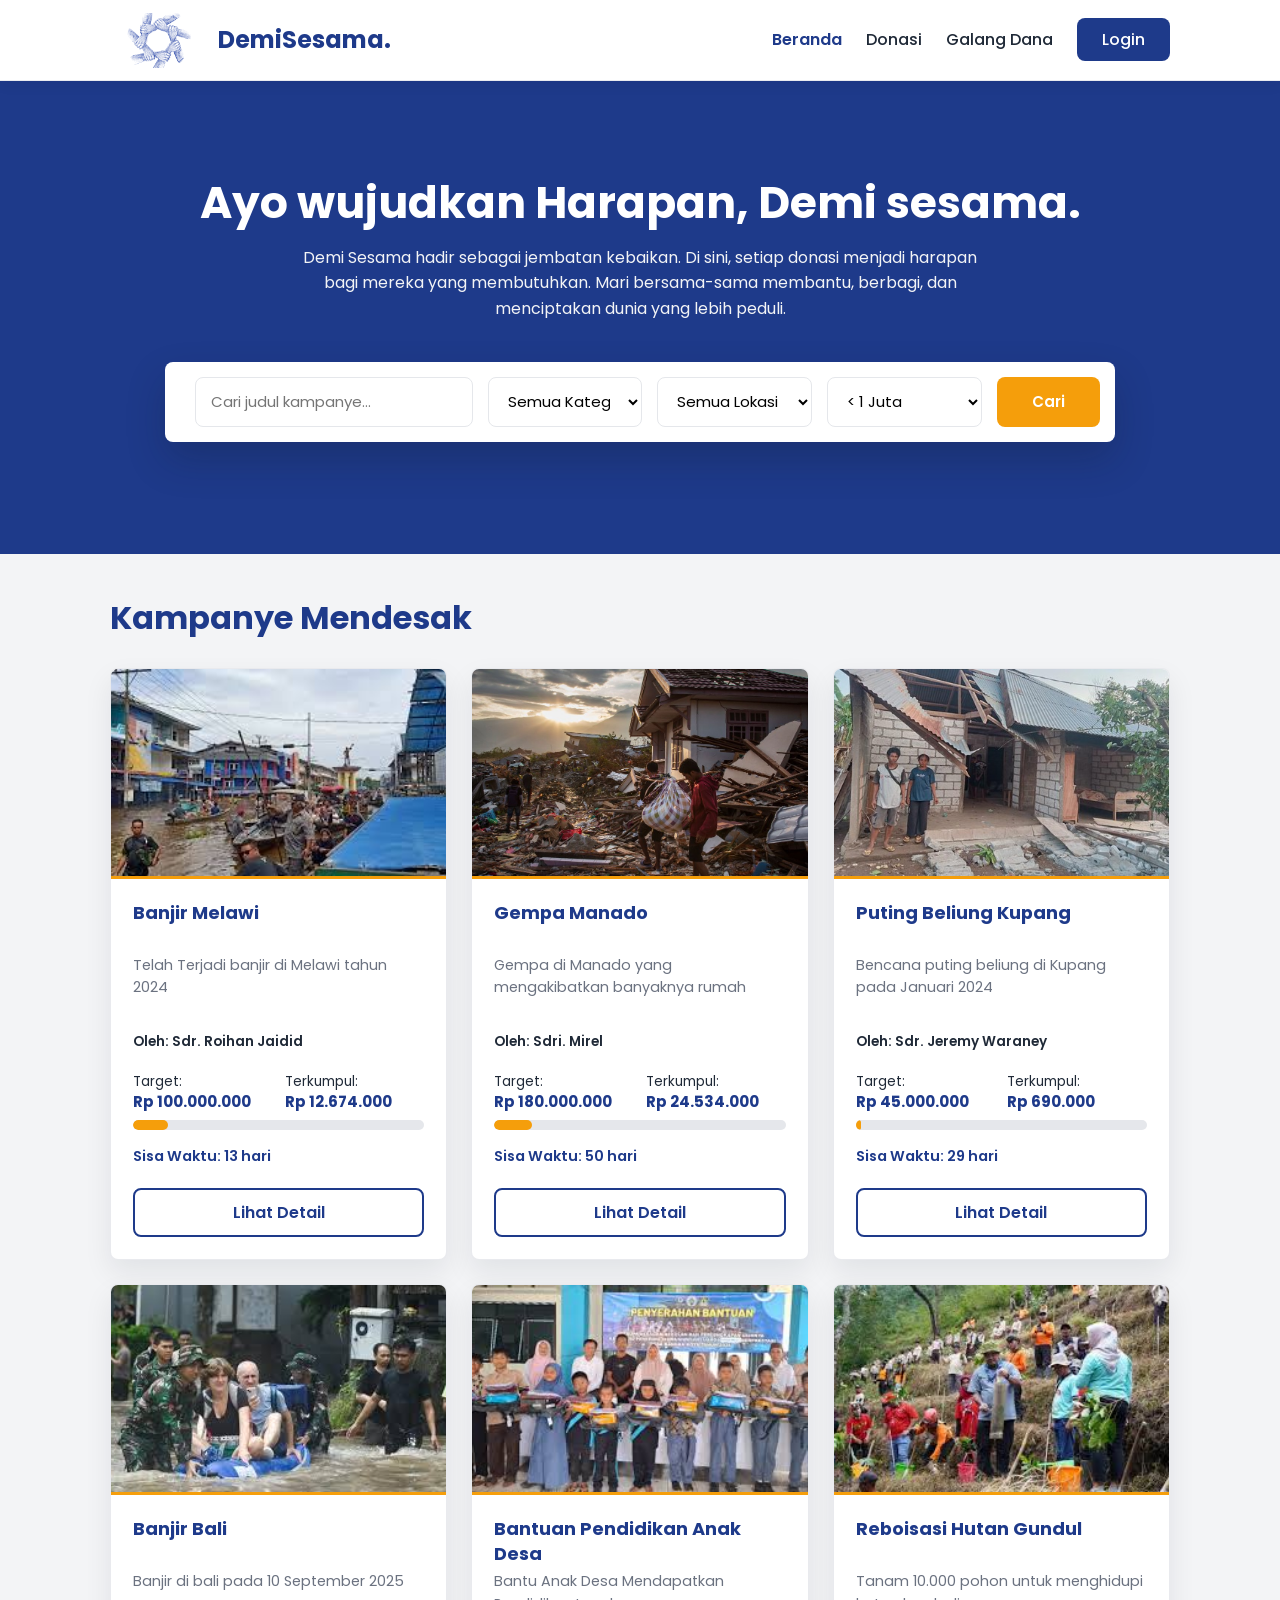
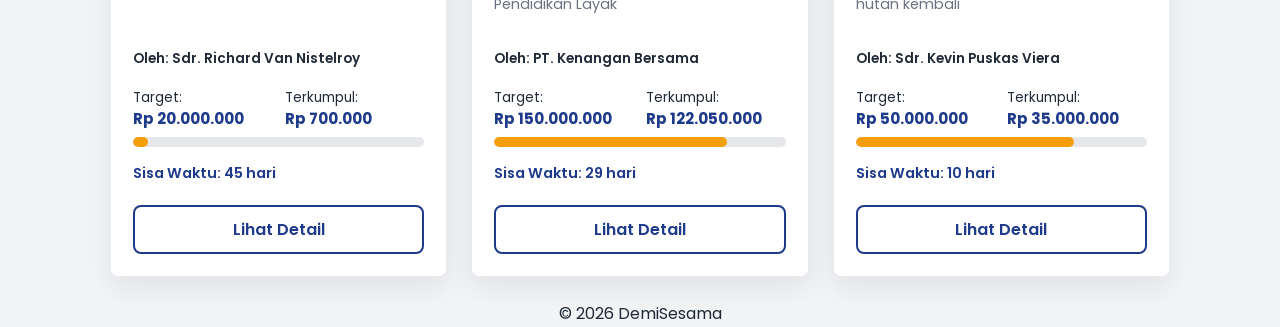
<file: index.html>
<!DOCTYPE html>
<html lang="id">
<head>
    <meta charset="UTF-8">
    <meta name="viewport" content="width=device-width, initial-scale=1.0">
    <title>DemiSesama</title>
    <!-- fav icon -->
    <link rel="icon" type="image/png" href="Asset/tangan2 tnpa bg.png">
    <link rel="stylesheet" href="CSS/home.css">
    <link rel="stylesheet" href="CSS/global.css">
    <link rel="preconnect" href="https://fonts.googleapis.com">
    <link rel="preconnect" href="https://fonts.gstatic.com" crossorigin>
    <link href="https://fonts.googleapis.com/css2?family=Poppins:wght@300;400;500;600;700&display=swap" rel="stylesheet">
</head>
<body>
    <header>
        <div class="container nav-wrapper">
            <div class="logo">
                <img src="Asset/tangan2 tnpa bg.png" alt="logo website" class="logo-website">
                <span>DemiSesama.</span>
            </div>
            <nav>
                <ul>
                    <li><a href="index.html" class="active">Beranda</a></li>
                    <li><a href="index.html#kampanye">Donasi</a></li>
                    <li><a href="galang-dana.html">Galang Dana</a></li>
                    <li><a href="login.html" class="btn-login">Login</a></li>
                </ul>
            </nav>
        </div>
    </header>

    <main>
        <section class="tampilan-utama">
            <div class="hero-overlay"></div>
            <div class="container text-center hero-content">
                <h1>Ayo wujudkan Harapan, Demi sesama.</h1>
                <p class="hero-desc">Demi Sesama hadir sebagai jembatan kebaikan. Di sini, setiap donasi menjadi harapan bagi mereka yang membutuhkan. Mari bersama-sama membantu, berbagi, dan menciptakan dunia yang lebih peduli.</p>

                <div class="search-bar">
                    <form>
                        <i class="fas fa-search"></i>
                        <input type="text" placeholder="Cari judul kampanye...">

                        <select name="Kategori" id="Kategori">
                            <option value="">Semua Kategori</option>
                            <option value="kesehatan">Kesehatan</option>
                            <option value="pendidikan">Pendidikan</option>
                            <option value="bencana_alam">Bencana Alam</option>
                            <option value="sosial">Kehidupan Sosial</option>
                            <option value="pembangunan">Pembangunan</option>
                            <option value="lingkungan">Lingkungan</option>
                        </select>

                        <select name="lokasi" id="lokasi">
                            <option value="">Semua Lokasi</option>
                            <option value="sumatera">Sumatera</option>
                            <option value="jawa">Jawa</option>
                            <option value="kalimantan">Kalimantan</option>
                            <option value="sulawesi">Sulawesi</option>
                            <option value="bali">Bali</option>
                            <option value="maluku">Maluku</option>
                            <option value="papua">Papua</option>
                            <option value="ntt">NTT</option>
                        </select>

                        <select name="range" id="range">
                            <option value="0-1000000">&lt; 1 Juta</option>
                            <option value="1000000-5000000">1 - 5 Juta</option>
                            <option value="5000000-10000000">5 - 10 Juta</option>
                            <option value="10000000+">&gt; 10 Juta</option>
                        </select>

                        <button type="button" class="btn-search">Cari</button>
                    </form>
                </div>
            </div>    
        </section>

        <section class="kampanye" id="kampanye">
            <div class="container">
                <h2 class="section-title">Kampanye Mendesak</h2>
                <div class="kampanye-grid">
                    
                    <!-- Penggalangan dana 1 -->
                    <div class="card">
                        <img src="Asset/banjir melawi.jpg" alt="Kampanye 1" class="card-img">
                        <div class="card-content">
                            <h3>Banjir Melawi</h3>
                            <p class="deskripsi">Telah Terjadi banjir di Melawi tahun 2024</p>
                            <p class="penyelenggara">Oleh: Sdr. Roihan Jaidid</p>
                            <div class="info-dana">
                                <p class="target">Target: <span>Rp 100.000.000</span></p>
                                <p class="terkumpul">Terkumpul: <span>Rp 12.674.000</span></p>
                            </div>
                            <div class="progress-bar">
                                <div class="progress" style="width: 12%;"></div> 
                            </div>
                            <p class="waktu">Sisa Waktu: 13 hari</p>
                            <a href="detail.html" class="btn-detail">Lihat Detail</a>
                        </div>
                    </div>

                    <!-- Penggalangan dana 2 -->
                    <div class="card">
                        <img src="Asset/gempa manado.jpg" alt="Kampanye 2" class="card-img">
                        <div class="card-content">
                            <h3>Gempa Manado</h3>
                            <p class="deskripsi">Gempa di Manado yang mengakibatkan banyaknya rumah</p>
                            <p class="penyelenggara">Oleh: Sdri. Mirel</p>
                            <div class="info-dana">
                                <p class="target">Target: <span>Rp 180.000.000</span></p>
                                <p class="terkumpul">Terkumpul: <span>Rp 24.534.000</span></p>
                            </div>
                            <div class="progress-bar">
                                <div class="progress" style="width: 13%;"></div> 
                            </div>
                            <p class="waktu">Sisa Waktu: 50 hari</p>
                            <a href="detail.html" class="btn-detail">Lihat Detail</a>
                        </div>
                    </div>

                    <!-- Penggalangan dana 3 -->
                    <div class="card">
                        <img src="Asset/puting beliung kupang.jpeg" alt="Kampanye 3" class="card-img">
                        <div class="card-content">
                            <h3>Puting Beliung Kupang</h3>
                            <p class="deskripsi">Bencana puting beliung di Kupang pada Januari 2024</p>
                            <p class="penyelenggara">Oleh: Sdr. Jeremy Waraney</p>
                            <div class="info-dana">
                                <p class="target">Target: <span>Rp 45.000.000</span></p>
                                <p class="terkumpul">Terkumpul: <span>Rp 690.000</span></p>
                            </div>
                            <div class="progress-bar">
                                <div class="progress" style="width: 2%;"></div> 
                            </div>
                            <p class="waktu">Sisa Waktu: 29 hari</p>
                            <a href="detail.html" class="btn-detail">Lihat Detail</a>
                        </div>
                    </div>
                    <!-- Penggalangan dana 4 -->
                    <div class="card">
                        <img src="Asset/banjir bali.jpg" alt="Kampanye 4" class="card-img">
                        <div class="card-content">
                            <h3>Banjir Bali</h3>
                            <p class="deskripsi">Banjir di bali pada 10 September 2025</p>
                            <p class="penyelenggara">Oleh: Sdr. Richard Van Nistelroy</p>
                            <div class="info-dana">
                                <p class="target">Target: <span>Rp 20.000.000</span></p>
                                <p class="terkumpul">Terkumpul: <span>Rp 700.000</span></p>
                            </div>
                            <div class="progress-bar">
                                <div class="progress" style="width: 5%;"></div> 
                            </div>
                            <p class="waktu">Sisa Waktu: 45 hari</p>
                            <a href="detail.html" class="btn-detail">Lihat Detail</a>
                        </div>
                    </div>
                    <!-- Penggalangan dana 5 -->
                    <div class="card">
                        <img src="Asset/bantuan penddikan desa.jpg" alt="Kampanye 5" class="card-img">
                        <div class="card-content">
                            <h3>Bantuan Pendidikan Anak Desa</h3>
                            <p class="deskripsi">Bantu Anak Desa Mendapatkan Pendidikan Layak</p>
                            <p class="penyelenggara">Oleh: PT. Kenangan Bersama</p>
                            <div class="info-dana">
                                <p class="target">Target: <span>Rp 150.000.000</span></p>
                                <p class="terkumpul">Terkumpul: <span>Rp 122.050.000</span></p>
                            </div>
                            <div class="progress-bar">
                                <div class="progress" style="width: 80%;"></div> 
                            </div>
                            <p class="waktu">Sisa Waktu: 29 hari</p>
                            <a href="detail.html" class="btn-detail">Lihat Detail</a>
                        </div>
                    </div>
                    <!-- Penggalangan dana 6 -->
                    <div class="card">
                        <img src="Asset/reboisasi hutan.jpg" alt="Kampanye 6" class="card-img">
                        <div class="card-content">
                            <h3>Reboisasi Hutan Gundul</h3>
                            <p class="deskripsi">Tanam 10.000 pohon untuk menghidupi hutan kembali</p>
                            <p class="penyelenggara">Oleh: Sdr. Kevin Puskas Viera</p>
                            <div class="info-dana">
                                <p class="target">Target: <span>Rp 50.000.000</span></p>
                                <p class="terkumpul">Terkumpul: <span>Rp 35.000.000</span></p>
                            </div>
                            <div class="progress-bar">
                                <div class="progress" style="width: 75%;"></div> 
                            </div>
                            <p class="waktu">Sisa Waktu: 10 hari</p>
                            <a href="detail.html" class="btn-detail">Lihat Detail</a>
                        </div>
                    </div>

                </div>
            </div>
        </section>
    </main>
    
    <footer>
        <div class="container text-center">
            <p>&copy; 2026 DemiSesama</p>
        </div>
    </footer>

</body>
</html>
</file>
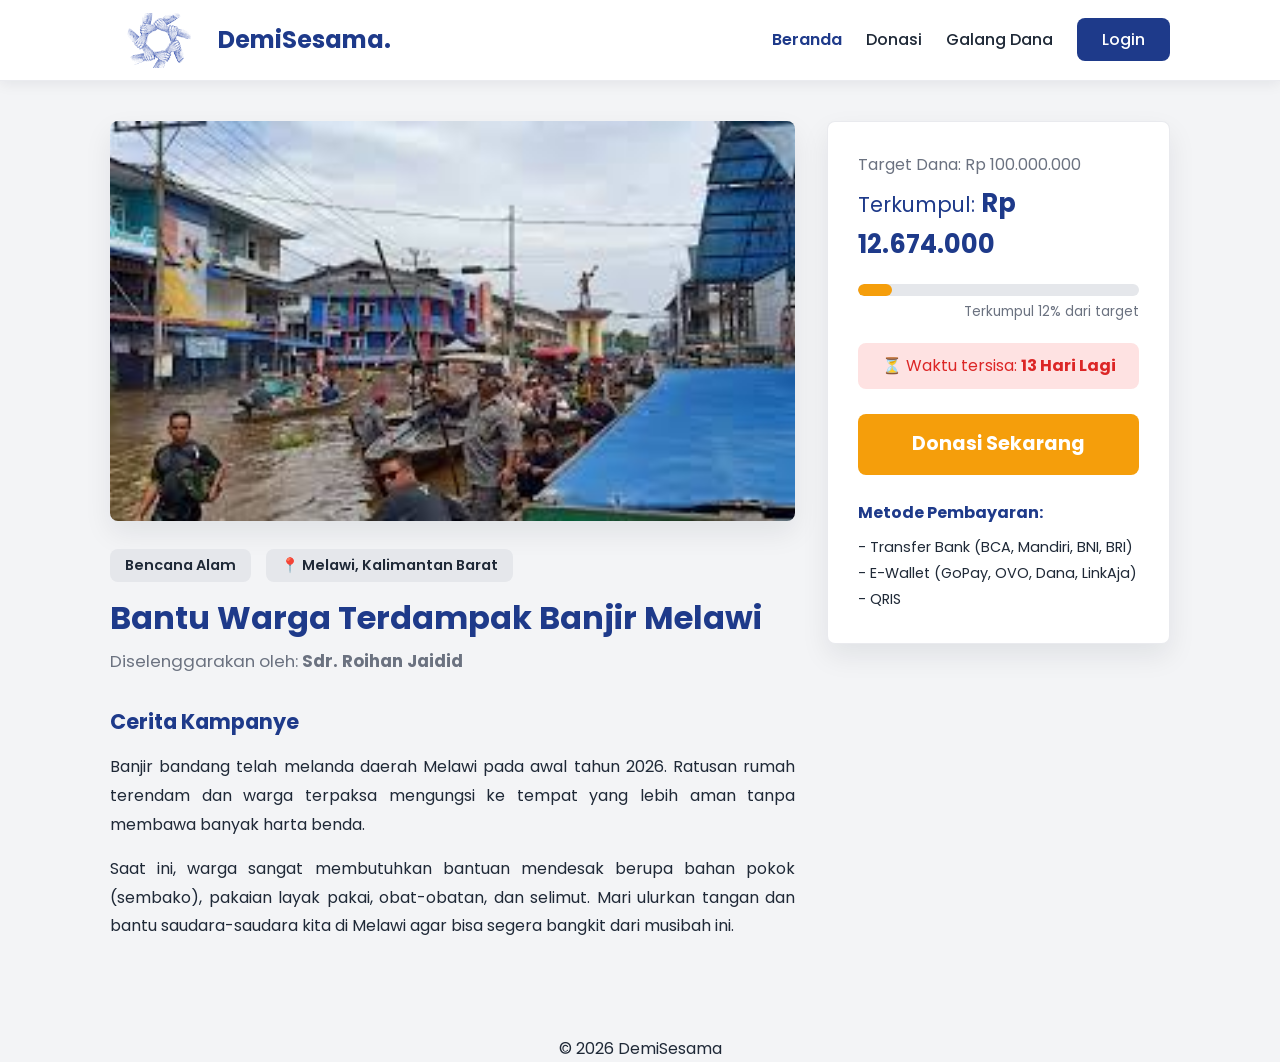
<file: detail.html>
<!DOCTYPE html>
<html lang="id">
<head>
    <meta charset="UTF-8">
    <meta name="viewport" content="width=device-width, initial-scale=1.0">
    <title>Detail Kampanye - DemiSesama</title>
    <!-- fav icon -->
    <link rel="icon" type="image/png" href="Asset/tangan2 tnpa bg.png">
    <link rel="stylesheet" href="CSS/global.css">
    <link rel="stylesheet" href="CSS/styledetail.css">
    <link href="https://fonts.googleapis.com/css2?family=Poppins:wght@300;400;500;600;700&display=swap" rel="stylesheet">
</head>
<body>
    <header>
        <div class="container nav-wrapper">
            <div class="logo">
                <img src="Asset/tangan2 tnpa bg.png" alt="logo website" class="logo-website">
                <span>DemiSesama.</span>
            </div>
            <nav>
                <ul>
                    <li><a href="index.html" class="active">Beranda</a></li>
                    <li><a href="index.html#kampanye">Donasi</a></li>
                    <li><a href="galang-dana.html">Galang Dana</a></li>
                    <li><a href="login.html" class="btn-login">Login</a></li>
                </ul>
            </nav>
        </div>
    </header>

    <main class="halaman-detail">
        <div class="container">
            <div class="detail-kampanye">
                <div class="konten-utama">
                    <img src="Asset/banjir melawi.jpg" alt="Banjir Melawi" class="detail-image">
                    
                    <div class="detail-kategori-lokasi">
                        <span class="badge-kategori">Bencana Alam</span>
                        <span class="badge-lokasi">📍 Melawi, Kalimantan Barat</span>
                    </div>
                    <h2 class="judul-detail">Bantu Warga Terdampak Banjir Melawi</h2>
                    <p class="penyelenggara-detail">Diselenggarakan oleh: <strong>Sdr. Roihan Jaidid</strong></p>
                    
                    <div class="deskripsi-kampanye">
                        <h3>Cerita Kampanye</h3>
                        <p>Banjir bandang telah melanda daerah Melawi pada awal tahun 2026. Ratusan rumah terendam dan warga terpaksa mengungsi ke tempat yang lebih aman tanpa membawa banyak harta benda.</p>
                        <p>Saat ini, warga sangat membutuhkan bantuan mendesak berupa bahan pokok (sembako), pakaian layak pakai, obat-obatan, dan selimut. Mari ulurkan tangan dan bantu saudara-saudara kita di Melawi agar bisa segera bangkit dari musibah ini.</p>
                    </div>
                </div>
                <div class="konten-samping">
                    <div class="box-donasi">
                        <p class="teks-target">Target Dana: <span>Rp 100.000.000</span></p>
                        <p class="teks-terkumpul">Terkumpul: <strong>Rp 12.674.000</strong></p>
                        <div class="progress-bar-detail">
                            <div class="progress-detail" style="width: 12%;"></div> 
                        </div>
                        <p class="teks-persen">Terkumpul 12% dari target</p>
                        <p class="teks-waktu">⏳ Waktu tersisa: <strong>13 Hari Lagi</strong></p>
                        <a href="donasi.html" class="btn-donasi-sekarang">Donasi Sekarang</a>
                        <div class="info-rekening">
                            <h4>Metode Pembayaran:</h4>
                            <ul>
                                <li>Transfer Bank (BCA, Mandiri, BNI, BRI)</li>
                                <li>E-Wallet (GoPay, OVO, Dana, LinkAja)</li>
                                <li>QRIS</li>
                            </ul>
                        </div>
                    </div>
                </div>
            </div>
        </div>
    </main>
    <footer>
        <div class="container text-center">
            <p>&copy; 2026 DemiSesama</p>
        </div>
    </footer>
</body>
</html>
</file>
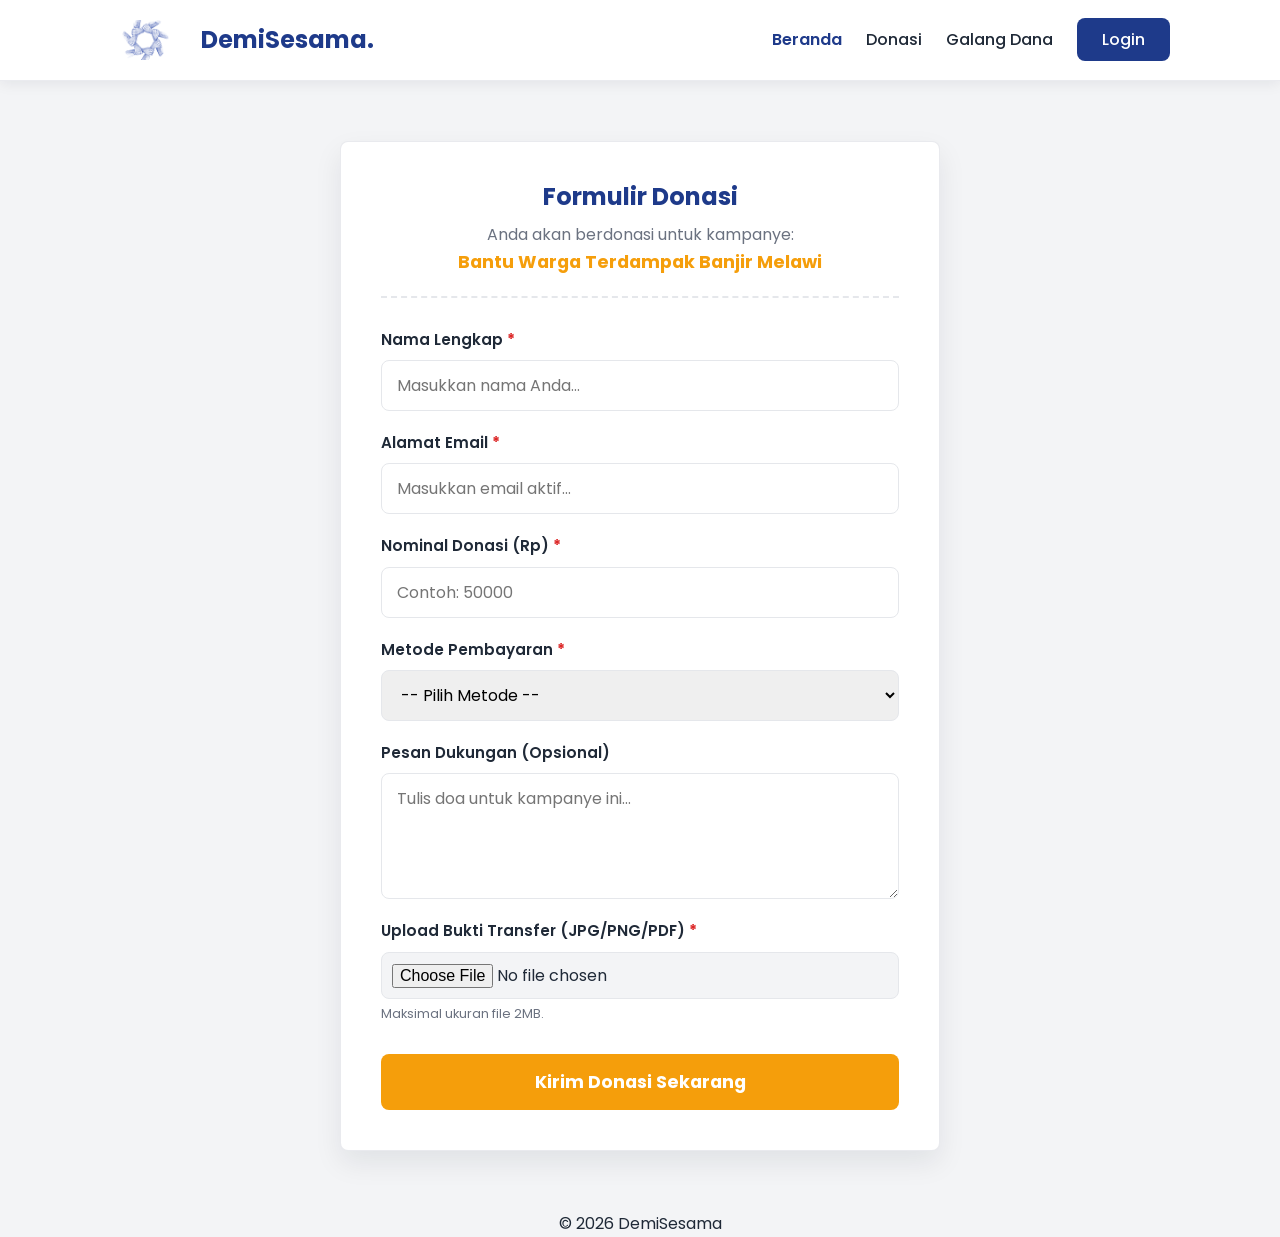
<file: donasi.html>
<!DOCTYPE html>
<html lang="id">
<head>
    <meta charset="UTF-8">
    <meta name="viewport" content="width=device-width, initial-scale=1.0">
    <title>Formulir Donasi - DemiSesama</title>
    <!-- fav icon -->
    <link rel="icon" type="image/png" href="Asset/tangan2 tnpa bg.png">
    <link rel="stylesheet" href="CSS/global.css">
    <link rel="stylesheet" href="CSS/form.css">
    <link href="https://fonts.googleapis.com/css2?family=Poppins:wght@300;400;500;600;700&display=swap" rel="stylesheet">
</head>
<body>
    
    <!-- HEADER -->
    <header>
        <div class="container nav-wrapper">
            <div class="logo">
                <img src="Asset/tangan2 tnpa bg.png" alt="logo website" style="height: 40px; margin-right: 10px;">
                <span>DemiSesama.</span>
            </div>
            <nav>
                <ul>
                    <li><a href="index.html" class="active">Beranda</a></li>
                    <li><a href="index.html#kampanye">Donasi</a></li>
                    <li><a href="galang-dana.html">Galang Dana</a></li>
                    <li><a href="login.html" class="btn-login">Login</a></li>
                </ul>
            </nav>
        </div>
    </header>

    <!-- KONTEN UTAMA: FORM DONASI -->
    <main class="halaman-form">
        <div class="container form-container">
            <div class="form-card">
                
                <div class="ringkasan-donasi">
                    <h2>Formulir Donasi</h2>
                    <p>Anda akan berdonasi untuk kampanye: <br><strong>Bantu Warga Terdampak Banjir Melawi</strong></p>
                </div>

                <form action="#berhasil" class="form-donasi">
                    <div class="form-group">
                        <label for="nama">Nama Lengkap<span class="required">*</span></label>
                        <input type="text" id="nama" name="nama" placeholder="Masukkan nama Anda..." required>
                    </div>

                    <div class="form-group">
                        <label for="email">Alamat Email<span class="required">*</span></label>
                        <input type="email" id="email" name="email" placeholder="Masukkan email aktif..." required>
                    </div>

                    <div class="form-group">
                        <label for="nominal">Nominal Donasi (Rp)<span class="required">*</span></label>
                        <input type="number" id="nominal" name="nominal" placeholder="Contoh: 50000" min="10000" required>
                    </div>

                    <div class="form-group">
                        <label for="metode">Metode Pembayaran<span class="required">*</span></label>
                        <select name="metode" id="metode" required>
                            <option value="">-- Pilih Metode --</option>
                            <option value="QRIS">QRIS</option>
                            <option value="gopay">GoPay</option>
                            <option value="dana">DANA</option>
                            <option value="bcava">BCA Virtual Account</option>
                            <option value="mandiriva">Mandiri Virtual Account</option>
                        </select>
                    </div>

                    <div class="form-group">
                        <label for="pesan">Pesan Dukungan (Opsional)</label>
                        <textarea id="pesan" name="pesan" rows="4" placeholder="Tulis doa untuk kampanye ini..."></textarea>
                    </div>

                    <div class="form-group">
                        <label for="bukti">Upload Bukti Transfer (JPG/PNG/PDF)<span class="required">*</span></label>
                        <input type="file" id="bukti" name="bukti" accept=".jpg, .jpeg, .png, .pdf" required class="input-file">
                        <small>Maksimal ukuran file 2MB.</small>
                    </div>

                    <button type="submit" class="btn-submit-form">Kirim Donasi Sekarang</button>
                </form>

                <div id="berhasil" class="pesan-sukses">
                    <h3>🎉 Donasi Berhasil!</h3>
                    <p>Terima kasih! Bukti transfer Anda sedang diverifikasi oleh sistem kami.</p>
                    <a href="index.html" class="btn-kembali-home">Kembali ke Beranda</a>
                </div>

            </div>
        </div>
    </main>

    <!-- FOOTER -->
    <footer>
        <div class="container text-center">
            <p>&copy; 2026 DemiSesama</p>
        </div>
    </footer>
</body>
</html>
</file>
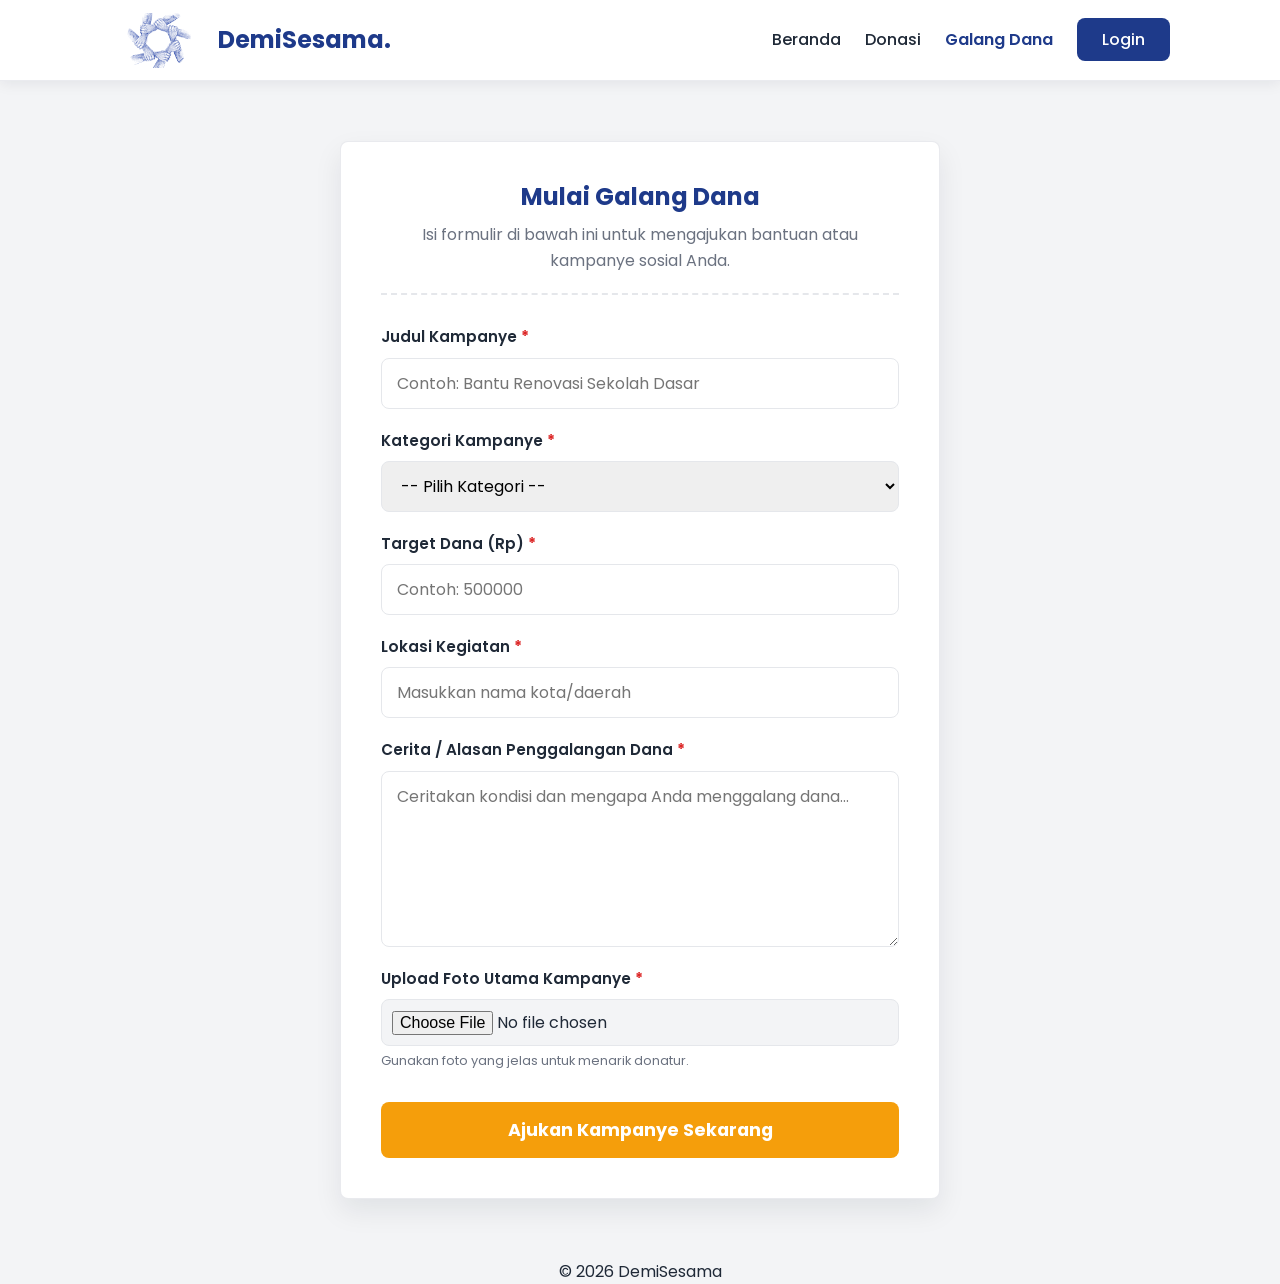
<file: galang-dana.html>
<!DOCTYPE html>
<html lang="id">
<head>
    <meta charset="UTF-8">
    <meta name="viewport" content="width=device-width, initial-scale=1.0">
    <title>Galang Dana - DemiSesama</title>
    <link rel="icon" type="image/png" href="Asset/tangan2 tnpa bg.png">
    <link rel="stylesheet" href="CSS/global.css">
    <link rel="stylesheet" href="CSS/form.css">
    <link href="https://fonts.googleapis.com/css2?family=Poppins:wght@300;400;500;600;700&display=swap" rel="stylesheet">
</head>
<body>
    
    <header>
        <div class="container nav-wrapper">
            <div class="logo">
                <img src="Asset/tangan2 tnpa bg.png" alt="logo website" class="logo-website">
                <span>DemiSesama.</span>
            </div>
            <nav>
                <ul>
                    <li><a href="index.html">Beranda</a></li>
                    <li><a href="index.html#kampanye">Donasi</a></li>
                    <li><a href="galang-dana.html" class="active">Galang Dana</a></li>
                    <li><a href="login.html" class="btn-login">Login</a></li>
                </ul>
            </nav>
        </div>
    </header>

    <main class="halaman-form">
        <div class="container form-container">
            <div class="form-card">
                
                <div class="ringkasan-donasi">
                    <h2>Mulai Galang Dana</h2>
                    <p>Isi formulir di bawah ini untuk mengajukan bantuan atau kampanye sosial Anda.</p>
                </div>
                <form action="#berhasil" class="form-donasi">
                    <div class="form-group">
                        <label for="judul">Judul Kampanye<span class="required">*</span></label>
                        <input type="text" id="judul" name="judul" placeholder="Contoh: Bantu Renovasi Sekolah Dasar" required>
                    </div>

                    <div class="form-group">
                        <label for="kategori">Kategori Kampanye<span class="required">*</span></label>
                        <select name="kategori" id="kategori" required>
                            <option value="">-- Pilih Kategori --</option>
                            <option value="kesehatan">Kesehatan</option>
                            <option value="pendidikan">Pendidikan</option>
                            <option value="bencana">Bencana Alam</option>
                            <option value="sosial">Sosial</option>
                        </select>
                    </div>

                    <div class="form-group">
                        <label for="target">Target Dana (Rp)<span class="required">*</span></label>
                        <input type="number" id="target" name="target" placeholder="Contoh: 500000" required>
                    </div>

                    <div class="form-group">
                        <label for="lokasi">Lokasi Kegiatan<span class="required">*</span></label>
                        <input type="text" id="lokasi" name="lokasi" placeholder="Masukkan nama kota/daerah" required>
                    </div>

                    <div class="form-group">
                        <label for="cerita">Cerita / Alasan Penggalangan Dana<span class="required">*</span></label>
                        <textarea id="cerita" name="cerita" rows="6" placeholder="Ceritakan kondisi dan mengapa Anda menggalang dana..." required></textarea>
                    </div>

                    <div class="form-group">
                        <label for="foto">Upload Foto Utama Kampanye<span class="required">*</span></label>
                        <input type="file" id="foto" name="foto" accept="image/*" class="input-file" required>
                        <small>Gunakan foto yang jelas untuk menarik donatur.</small>
                    </div>

                    <button type="submit" class="btn-submit-form">Ajukan Kampanye Sekarang</button>
                </form>
                <div id="berhasil" class="pesan-sukses">
                    <h3>Kampanye Berhasil Diajukan!</h3>
                    <p>Kampanye Anda sedang dalam tahap peninjauan oleh admin. Kami akan menghubungi Anda melalui email.</p>
                    <a href="index.html" class="btn-kembali-home">Kembali ke Beranda</a>
                </div>

            </div>
        </div>
    </main>

    <footer>
        <div class="container text-center">
            <p>&copy; 2026 DemiSesama</p>
        </div>
    </footer>
</body>
</html>
</file>
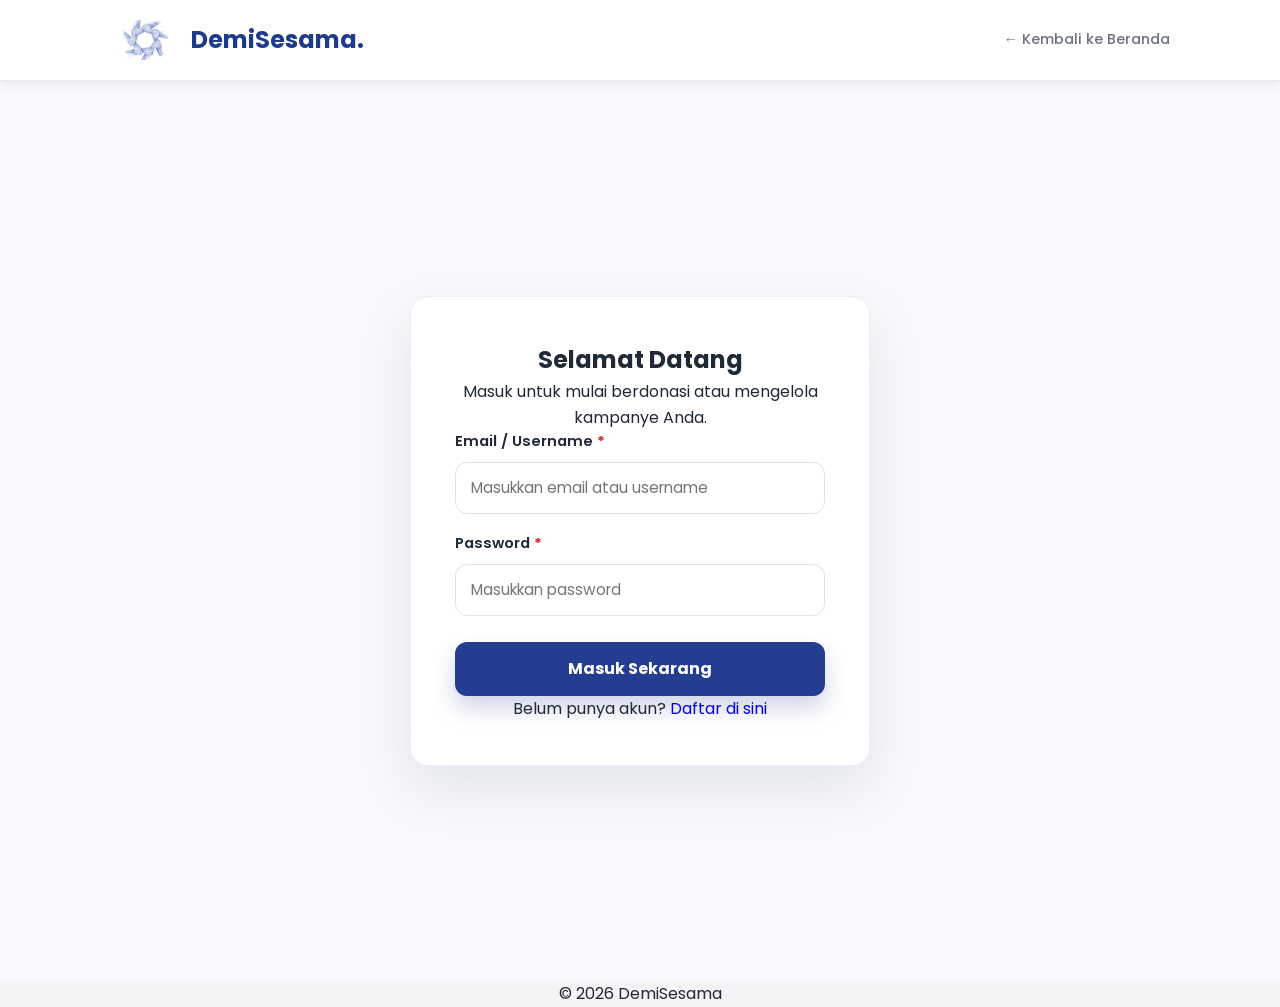
<file: login.html>
<!DOCTYPE html>
<html lang="id">
<head>
    <meta charset="UTF-8">
    <meta name="viewport" content="width=device-width, initial-scale=1.0">
    <title>Login - DemiSesama</title>
    <link rel="icon" type="image/png" href="Asset/tangan2 tnpa bg.png">
    <link rel="stylesheet" href="CSS/global.css">
    <link rel="stylesheet" href="CSS/login.css">
    <link rel="preconnect" href="https://fonts.googleapis.com">
    <link rel="preconnect" href="https://fonts.gstatic.com" crossorigin>
    <link href="https://fonts.googleapis.com/css2?family=Poppins:wght@300;400;500;600;700&display=swap" rel="stylesheet">
</head>
<body>
    
    <header>
        <div class="container nav-wrapper">
            <div class="logo">
                <a href="index.html" class="logo-link">
                    <img src="Asset/tangan2 tnpa bg.png" alt="logo website" style="height: 40px; margin-right: 10px;">
                    <span>DemiSesama.</span>
                </a>
            </div>
            <nav>
                <ul>
                    <a href="index.html" class="link-kembali-login">← Kembali ke Beranda</a>
                </ul>
            </nav>
        </div>
    </header>

    <main class="login-bg">
        <div class="container login-wrapper">
            <div class="login-card">
                <h2 class="text-center">Selamat Datang</h2>
                <p class="text-center desc-login">Masuk untuk mulai berdonasi atau mengelola kampanye Anda.</p>
                <form action="#" class="login-form">
                    <!-- Input Username / Email -->
                    <div class="input-group">
                        <label for="email">Email / Username<span class="required">*</span></label>
                        <input type="text" id="email" placeholder="Masukkan email atau username" required>
                    </div>

                    <!-- Input Password -->
                    <div class="input-group">
                        <label for="password">Password<span class="required">*</span></label>
                        <input type="password" id="password" placeholder="Masukkan password" required>
                    </div>

                    <button type="submit" class="btn-submit-login">Masuk Sekarang</button>
                    
                    <p class="text-center link-daftar">Belum punya akun? <a href="#">Daftar di sini</a></p>
                </form>
            </div>
        </div>
    </main>

    <!-- Footer -->
    <footer>
        <div class="container text-center">
            <p>&copy; 2026 DemiSesama</p>
        </div>
    </footer>

</body>
</html>
</file>
<file: CSS/home.css>
.tampilan-utama {
    position: relative;
    padding: 96px 0 112px 0;
    background-color: var(--primary); 
    overflow: hidden;
}

.hero-content {
    position: relative;
    z-index: 2;
}

.tampilan-utama h1 {
    font-size: 2.75rem;
    margin-bottom: 15px;
    color: var(--white); 
    line-height: 1.2;
}

.hero-desc {
    max-width: 700px;
    margin: 0 auto 40px auto;
    color: var(--bg-body);
}

.search-bar form {
    background-color: var(--white);
    padding: 15px;
    border-radius: 8px;
    display: flex;
    gap: 15px;
    align-items: center;
    box-shadow: 0 18px 38px rgba(15, 23, 42, 0.24);
    width: 100%;
    max-width: 950px;
    margin: 0 auto;
}

.search-bar input, .search-bar select, .btn-search {
    height: 50px; 
    border: 1px solid var(--border);
    border-radius: 8px;
    outline: none;
    font-family: 'Poppins', sans-serif;
    font-size: 15px;
}

.search-bar input {
    flex: 2; 
    padding: 0 15px;
    min-width: 180px;
}

.search-bar select {
    flex: 1; 
    padding: 0 15px;
    cursor: pointer;
    background-color: var(--white);
    min-width: 140px;
}

.search-bar .search-date {
    color: var(--main-text);
    flex: 1;
    min-width: 155px;
}

.btn-search {
    background-color: var(--button);
    color: var(--white);
    border: none;
    padding: 0 35px;
    font-weight: 600;
    cursor: pointer;
    transition: background-color 0.25s ease, transform 0.25s ease;
}

.btn-search:hover {
    background-color: var(--button-hover);
    transform: translateY(-1px);
}

.untuk-filter {
    display: none;
    margin-top: 10px;
    gap: 10px;
}

.untuk-filter.active {
    display: flex;
}

.kampanye {
    padding: 44px 0 24px;
}

.trending-campaigns {
    background-color: #F8FAFC;
    padding: 44px 0 18px;
}

.section-heading-row {
    align-items: flex-end;
    display: flex;
    gap: 18px;
    justify-content: space-between;
    margin-bottom: 24px;
}

.section-title {
    font-size: 2rem;
    color: var(--primary); 
    margin-bottom: 30px;
    text-align: left;
    line-height: 1.25;
}

.section-heading-row .section-title {
    margin-bottom: 4px;
}

.section-subtitle {
    color: var(--text-desc);
    font-size: 0.95rem;
}

.section-link {
    border: 1px solid var(--border);
    border-radius: 8px;
    color: var(--primary);
    font-weight: 700;
    padding: 10px 14px;
    white-space: nowrap;
}

.trending-grid {
    display: grid;
    gap: 18px;
    grid-template-columns: repeat(3, minmax(0, 1fr));
}

.trending-section-grid {
    display: grid;
    gap: 18px;
    grid-template-columns: repeat(3, minmax(0, 1fr));
}

.trending-group {
    background-color: var(--white);
    border: 1px solid rgba(229, 231, 235, 0.9);
    border-radius: 8px;
    box-shadow: var(--shadow-soft);
    overflow: hidden;
}

.trending-group-head {
    border-bottom: 1px solid var(--border);
    padding: 20px 20px 16px;
}

.trending-group-head span {
    color: var(--button);
    display: block;
    font-size: 0.78rem;
    font-weight: 700;
    margin-bottom: 5px;
    text-transform: uppercase;
}

.trending-group-head h3 {
    color: var(--primary);
    font-size: 1.2rem;
    line-height: 1.3;
    margin-bottom: 7px;
}

.trending-group-head p {
    color: var(--text-desc);
    font-size: 0.86rem;
    line-height: 1.6;
}

.trending-list {
    display: grid;
    gap: 0;
}

.trending-mini-card {
    align-items: center;
    color: inherit;
    display: grid;
    gap: 12px;
    grid-template-columns: 78px minmax(0, 1fr);
    min-height: 124px;
    padding: 14px 16px;
    transition: background-color 0.25s ease;
}

.trending-mini-card + .trending-mini-card {
    border-top: 1px solid var(--border);
}

.trending-mini-card:hover {
    background-color: #F8FAFC;
}

.trending-mini-card img {
    border-radius: 8px;
    height: 78px;
    object-fit: cover;
    width: 78px;
}

.trending-mini-content {
    min-width: 0;
}

.trending-mini-content h4 {
    color: var(--primary);
    font-size: 0.92rem;
    line-height: 1.35;
    margin-bottom: 4px;
}

.trending-mini-content p {
    color: var(--text-desc);
    font-size: 0.78rem;
    margin-bottom: 9px;
    overflow: hidden;
    text-overflow: ellipsis;
    white-space: nowrap;
}

.trending-card {
    background-color: var(--white);
    border: 1px solid rgba(229, 231, 235, 0.9);
    border-radius: 8px;
    box-shadow: var(--shadow-soft);
    min-height: 100%;
    overflow: hidden;
    position: relative;
}

.trending-label {
    background-color: var(--primary);
    border-radius: 0 0 8px 0;
    color: var(--white);
    font-size: 0.78rem;
    font-weight: 700;
    left: 0;
    padding: 8px 11px;
    position: absolute;
    top: 0;
    z-index: 2;
}

.trending-media {
    display: block;
}

.trending-media img {
    display: block;
    height: 180px;
    object-fit: cover;
    width: 100%;
}

.trending-content,
.trending-empty {
    padding: 18px;
}

.trending-content p,
.trending-empty p {
    color: var(--text-desc);
    font-size: 0.84rem;
    margin-bottom: 7px;
}

.trending-content h3 {
    color: var(--primary);
    font-size: 1.05rem;
    line-height: 1.35;
    margin-bottom: 7px;
}

.trending-content > span {
    color: var(--text-desc);
    display: block;
    font-size: 0.82rem;
    margin-bottom: 14px;
}

.trending-progress {
    background-color: var(--border);
    border-radius: 999px;
    height: 9px;
    overflow: hidden;
}

.trending-progress div {
    background-color: var(--button);
    height: 100%;
}

.trending-meta {
    align-items: center;
    display: flex;
    gap: 10px;
    justify-content: space-between;
    margin-top: 12px;
}

.trending-meta strong {
    color: var(--primary);
    font-size: 0.94rem;
    overflow-wrap: anywhere;
}

.trending-meta span {
    color: var(--danger);
    font-size: 0.84rem;
    font-weight: 700;
}

.trending-empty {
    align-items: flex-start;
    display: flex;
    flex-direction: column;
    justify-content: center;
    min-height: 164px;
}

.trending-empty strong {
    color: var(--primary);
    font-size: 1.05rem;
    margin-bottom: 6px;
}

.kampanye-grid {
    display: grid;
    grid-template-columns: repeat(3, 1fr); 
    gap: 24px; 
}

.card {
    background-color: var(--white); 
    border-radius: 8px; 
    overflow: hidden; 
    border: 1px solid rgba(229, 231, 235, 0.85);
    box-shadow: var(--shadow-soft); 
    display: flex;
    flex-direction: column;
    height: 100%;
    transition: transform 0.3s ease, box-shadow 0.3s ease; 
}

.card:hover {
    transform: translateY(-8px); 
    box-shadow: var(--shadow-hover);
}

.card-img {
    width: 100%;
    height: 210px;
    object-fit: cover;
    border-bottom: 3px solid var(--button); 
}

.card-content {
    display: flex;
    flex: 1;
    flex-direction: column;
    padding: 22px;
}

.card h3 {
    font-size: 1.12rem;
    line-height: 1.35;
    margin-bottom: 5px;
    color: var(--primary); 
    min-height: 3rem;
    max-height: 3rem;
    overflow: hidden;
    display: -webkit-box;
    -webkit-box-orient: vertical;
    -webkit-line-clamp: 2;
    line-clamp: 2;
}

.card-meta {
    align-items: center;
    display: flex;
    gap: 8px;
    justify-content: space-between;
    margin: 4px 0 8px;
    min-height: 28px;
}

.card-location {
    align-items: center;
    color: #64748b;
    display: inline-flex;
    flex: 1;
    font-size: 0.82rem;
    gap: 4px;
    min-width: 0;
}

.card-location svg {
    flex: 0 0 auto;
    height: 13px;
    width: 13px;
}

.card-location {
    overflow: hidden;
    text-overflow: ellipsis;
    white-space: nowrap;
}

.card-category {
    background-color: #FFFBEB;
    border: 1px solid #FCD34D;
    border-radius: 999px;
    color: #92400E;
    flex: 0 0 auto;
    font-size: 0.72rem;
    font-weight: 700;
    padding: 4px 8px;
    white-space: nowrap;
}

.card .deskripsi {
    font-size: 0.9rem;
    line-height: 1.55;
    color: var(--text-desc);
    margin-bottom: 10px;
    min-height: 4.2rem;
    max-height: 4.2rem;
    overflow: hidden;
    display: -webkit-box;
    -webkit-box-orient: vertical;
    -webkit-line-clamp: 3;
    line-clamp: 3;
}

.penyelenggara {
    font-size: 0.85rem;
    font-weight: 600;
    margin-bottom: 20px;
}

.info-dana {
    font-size: 0.84rem;
    display: flex;
    justify-content: space-between;
    gap: 12px;
    margin-bottom: 8px;
}

.info-dana p {
    flex: 1;
    line-height: 1.3;
    min-width: 0;
    white-space: normal;
}

.info-dana span {
    display: block;
    font-size: 0.95rem;
    font-weight: 700;
    margin-top: 2px;
    color: var(--primary); 
    white-space: nowrap;
}

.progress-bar {
    background-color: var(--border); 
    height: 10px;
    border-radius: 10px;
    overflow: hidden;
    margin-bottom: 15px;
}

.progress {
    background-color: var(--button); 
    height: 100%;
    border-radius: 10px;
}

.waktu {
    font-size: 0.9rem;
    color: var(--primary); 
    font-weight: 600;
    margin-bottom: 20px;
}

.btn-detail {
    display: block;
    margin-top: auto;
    text-align: center;
    background-color: var(--white);
    color: var(--primary); 
    border: 2px solid var(--primary);
    padding: 10px 0;
    border-radius: 8px;
    font-weight: 600;
    transition: background-color 0.25s ease, color 0.25s ease, transform 0.25s ease;
}

.btn-detail:hover {
    background-color: var(--primary);
    color: var(--white);
    transform: translateY(-1px);
}

/* animasi muncul saat discroll */
.animasi-scroll-siap .muncul-saat-scroll {
    opacity: 0;
    transform: translateY(70px) scale(0.97);
    filter: blur(6px);
    transition: opacity 0.9s ease, transform 0.9s ease, filter 0.9s ease;
    transition-delay: var(--reveal-delay, 0ms);
}

.animasi-scroll-siap .muncul-saat-scroll.sudah-terlihat {
    opacity: 1;
    transform: translateY(0) scale(1);
    filter: blur(0);
}

.animasi-scroll-siap .card.muncul-saat-scroll {
    transition: opacity 0.9s ease, transform 0.9s ease, filter 0.9s ease, box-shadow 0.3s ease;
}

.animasi-scroll-siap .card.muncul-saat-scroll.sudah-terlihat:hover {
    transform: translateY(-8px);
}

@media (prefers-reduced-motion: reduce) {
    .animasi-scroll-siap .muncul-saat-scroll {
        opacity: 1;
        transform: none;
        filter: none;
        transition: none;
    }
}

@media (max-width: 1024px) {
    .kampanye-grid,
    .trending-grid,
    .trending-section-grid {
        grid-template-columns: repeat(2, 1fr);
    }

    .search-bar form {
        flex-wrap: wrap;
    }

    .search-bar input {
        flex: 1 1 100%;
    }

    .search-bar select,
    .btn-search {
        flex: 1 1 calc(50% - 15px);
    }
}

@media (max-width: 768px) {
    .tampilan-utama {
        padding: 72px 0 86px;
    }

    .tampilan-utama h1 {
        font-size: 2.1rem;
    }

    .hero-desc {
        margin-bottom: 28px;
        font-size: 0.95rem;
    }

    .search-bar form {
        padding: 14px;
        gap: 10px;
    }

    .search-bar input,
    .search-bar select,
    .btn-search {
        width: 100%;
        flex: 1 1 100%;
    }

    .kampanye {
        padding-top: 34px;
    }

    .section-title {
        font-size: 1.55rem;
        margin-bottom: 20px;
    }

    .section-heading-row {
        align-items: stretch;
        flex-direction: column;
        gap: 12px;
    }

    .section-heading-row .section-title {
        margin-bottom: 4px;
    }

    .section-link {
        text-align: center;
    }
}

@media (max-width: 640px) {
    .kampanye-grid,
    .trending-grid,
    .trending-section-grid {
        grid-template-columns: 1fr;
    }

    .trending-mini-card {
        grid-template-columns: 70px minmax(0, 1fr);
        min-height: 112px;
        padding: 13px 14px;
    }

    .trending-mini-card img {
        height: 70px;
        width: 70px;
    }

    .card-img {
        height: 200px;
    }

    .info-dana {
        flex-direction: column;
        gap: 2px;
    }
}

@media (max-width: 420px) {
    .tampilan-utama h1 {
        font-size: 1.85rem;
    }

    .card-content {
        padding: 18px;
    }
}

.pagination-kampanye {
    display: flex;
    flex-wrap: wrap;
    gap: 8px;
    grid-column: 1 / -1;
    justify-content: center;
    margin-top: 12px;
}

.page-link {
    align-items: center;
    background-color: var(--white);
    border: 1px solid var(--border);
    border-radius: 8px;
    color: var(--primary);
    display: inline-flex;
    font-weight: 700;
    height: 38px;
    justify-content: center;
    width: 38px;
}

.page-link-nav {
    padding: 0 14px;
    width: auto;
}

.page-link.active {
    background-color: var(--primary);
    color: var(--white);
}

.page-link-disabled {
    background-color: #F1F5F9;
    color: #94A3B8;
    pointer-events: none;
}
</file>
<file: CSS/global.css>
/*Panggil warna disini*/
:root{
    --primary: #1E3A8A;       /* Biru Navy (Warna Utama) */
    --primary-hover: #3B82F6; /* Biru Terang (Untuk hover) */
    --button: #F59E0B;        /* Oranye (Tombol/Aksen) */
    --button-hover: #D97706;  /* Oranye Gelap (Hover tombol) */
    --bg-body: #F3F4F6;       /* Abu-abu terang untuk background web */
    --white: #FFFFFF;         /* Putih */
    --main-text: #1F2937;     /* Abu-abu gelap untuk judul/teks utama */
    --text-desc: #6B7280;    /* Abu-abu pudar untuk deskripsi */
    --border: #E5E7EB;        /* Warna garis tepi / border */
    --danger: #DC2626;        /* Merah untuk teks "Sisa Waktu" */
    --shadow-soft: 0 12px 28px rgba(15, 23, 42, 0.08);
    --shadow-hover: 0 18px 38px rgba(15, 23, 42, 0.14);
}

/*base website jadi tempat deklarasi font body, container dll */
* {
    margin: 0;
    padding: 0;
    box-sizing: border-box;
    font-family: 'Poppins', sans-serif;
}

body {
    background-color: var(--bg-body);
    color: var(--main-text);
    line-height: 1.6;
    min-height: 100vh;
}

.container {
    max-width: 1100px;
    margin: 0 auto;
    padding: 0 20px;
}

a {
    text-decoration: none;
}

img {
    max-width: 100%;
}

a:focus-visible,
button:focus-visible,
input:focus-visible,
select:focus-visible,
textarea:focus-visible {
    outline: 3px solid rgba(245, 158, 11, 0.35);
    outline-offset: 3px;
}

.text-center {
    text-align: center;
}

/*header dan navigasi */
header {
    background-color: var(--white);
    box-shadow: 0 2px 14px rgba(15, 23, 42, 0.08);
    position: sticky;
    top: 0;
    z-index: 100;
    border-bottom: 1px solid rgba(229, 231, 235, 0.8);
}

.nav-wrapper {
    display: flex;
    justify-content: space-between;
    align-items: center;
    height: 80px;
}

.logo {
    display: flex;
    align-items: center;
    gap: 10px;
    font-size: 24px;
    font-weight: 700;
    color: var(--primary);
    text-decoration: none;
    line-height: 1;
}

.logo-website{
    height: 55px;
    width: auto;
    display: block;
}

nav ul {
    list-style: none;
    display: flex;
    gap: 24px;
    align-items: center;
}

nav a {
    color: var(--main-text);
    font-weight: 500;
    transition: color 0.25s ease, background-color 0.25s ease;
}

nav a:hover, nav a.active {
    color: var(--primary);
    font-weight: 600;
}

.btn-login {
    background-color: var(--primary);
    color: var(--white);
    padding: 10px 25px;
    border-radius: 8px;
}

.btn-login:hover {
    background-color: var(--primary-hover);
    color: var(--white);
}

.nav-user {
    display: inline-block;
    color: var(--text-desc);
    font-size: 0.9rem;
    font-weight: 500;
    max-width: 190px;
    overflow: hidden;
    text-overflow: ellipsis;
    white-space: nowrap;
    vertical-align: middle;
}

.btn-logout {
    background-color: var(--button);
}

.btn-logout:hover {
    background-color: var(--button-hover);
}

/* footer */
.site-footer {
    background: linear-gradient(180deg, #173579 0%, #10265F 100%);
    color: var(--white);
    padding: 46px 0 22px;
    margin-top: 56px;
}

.footer-main {
    display: grid;
    grid-template-columns: 1.45fr 0.75fr 0.95fr 1.15fr;
    gap: 30px;
    align-items: start;
}

.footer-logo {
    display: inline-flex;
    align-items: center;
    gap: 10px;
    color: var(--white);
    font-size: 1.35rem;
    font-weight: 700;
    margin-bottom: 14px;
}

.footer-logo:hover {
    color: var(--white);
}

.footer-logo img {
    width: 46px;
    height: 46px;
    object-fit: contain;
    filter: drop-shadow(0 8px 16px rgba(15, 23, 42, 0.18));
}

.site-footer p {
    color: rgba(255, 255, 255, 0.78);
    font-size: 0.92rem;
}

.footer-column h3,
.footer-impact span {
    display: block;
    color: var(--white);
    font-size: 0.98rem;
    font-weight: 700;
    margin-bottom: 14px;
}

.footer-column ul {
    list-style: none;
}

.footer-column li + li {
    margin-top: 9px;
}

.footer-column a {
    color: rgba(255, 255, 255, 0.76);
    font-size: 0.92rem;
    transition: color 0.25s ease;
}

.footer-column a:hover {
    color: var(--button);
}

.footer-impact {
    border-left: 3px solid var(--button);
    padding-left: 18px;
}

.footer-bottom {
    border-top: 1px solid rgba(255, 255, 255, 0.14);
    display: flex;
    justify-content: space-between;
    gap: 18px;
    margin-top: 34px;
    padding-top: 18px;
}

.footer-bottom p {
    font-size: 0.84rem;
}

/* ini untuk pencet tombol donasi tidak langsung kepental*/
html {
    scroll-behavior: smooth;
}

/*tanda merah ux*/
.required {
    color: var(--danger);
    margin-left: 4px;
    font-weight: bold;
}

/*bagian login*/
.logo-link {
    display: flex;
    align-items: center;
    text-decoration: none;
    color: var(--primary);
}

.logo-link:hover {
    color: var(--primary);
}

.link-kembali-login {
    font-size: 0.9rem;
    color: var(--text-desc);
}

@media (max-width: 768px) {
    .container {
        padding: 0 16px;
    }

    .nav-wrapper {
        height: auto;
        padding-top: 14px;
        padding-bottom: 14px;
        flex-direction: column;
        gap: 14px;
    }

    .logo {
        font-size: 22px;
    }

    .logo-website {
        height: 48px;
    }

    nav ul {
        justify-content: center;
        flex-wrap: wrap;
        gap: 10px;
    }

    nav a {
        display: inline-block;
        padding: 8px 10px;
        font-size: 0.92rem;
    }

    .btn-login {
        padding: 8px 16px;
    }

    .site-footer {
        padding: 34px 0 20px;
    }

    .footer-main {
        grid-template-columns: 1fr 1fr;
        gap: 26px;
    }

    .footer-brand,
    .footer-impact {
        grid-column: 1 / -1;
    }

    .footer-bottom {
        flex-direction: column;
        text-align: center;
    }
}

@media (max-width: 480px) {
    .logo {
        font-size: 20px;
    }

    .logo-website {
        height: 42px;
    }

    .footer-main {
        grid-template-columns: 1fr;
    }

    .footer-impact {
        padding-left: 14px;
    }
}
</file>
<file: CSS/styledetail.css>
.halaman-detail {
    padding: 40px 0 80px 0;
}

.btn-kembali {
    display: inline-block;
    margin-bottom: 25px;
    color: var(--primary);
    font-weight: 600;
    font-size: 1rem;
    transition: 0.3s;
}

.btn-kembali:hover {
    color: var(--button); 
}

.detail-kampanye {
    display: grid;
    grid-template-columns: 2fr 1fr; 
    gap: 32px;
    align-items: start; 
}

.konten-utama {
    min-width: 0;
}

.detail-image {
    width: 100%;
    height: 400px;
    object-fit: cover;
    border-radius: 8px;
    margin-bottom: 20px;
    box-shadow: var(--shadow-soft);
}

.detail-kategori-lokasi {
    display: flex;
    flex-wrap: wrap;
    gap: 15px;
    margin-bottom: 15px;
    font-size: 0.9rem;
}

.badge-kategori, .badge-lokasi {
    background-color: var(--border);
    color: #1F2937;
    padding: 5px 15px;
    border-radius: 8px;
    font-weight: 600;
}

.judul-detail {
    font-size: 2rem;
    color: var(--primary);
    margin-bottom: 10px;
    line-height: 1.3;
}

.penyelenggara-detail {
    color: var(--text-desc);
    margin-bottom: 30px;
    font-size: 1.05rem;
}

.deskripsi-kampanye h3 {
    font-size: 1.3rem;
    color: var(--primary);
    margin-bottom: 15px;
}

.deskripsi-kampanye p {
    margin-bottom: 15px;
    text-align: justify;
    line-height: 1.8;
}

/* KOTAK DONASI di KANAN */
.box-donasi {
    background-color: var(--white);
    padding: 30px;
    border: 1px solid rgba(229, 231, 235, 0.85);
    border-radius: 8px;
    box-shadow: var(--shadow-soft);
    position: sticky;
    top: 100px; 
}

.teks-target {
    font-size: 1rem;
    color: var(--text-desc);
    margin-bottom: 5px;
}

.teks-terkumpul {
    font-size: 1.3rem;
    color: var(--primary);
    margin-bottom: 20px;
}

.teks-terkumpul strong {
    font-size: 1.6rem;
}

.progress-bar-detail {
    background-color: var(--border);
    height: 12px;
    border-radius: 10px;
    overflow: hidden;
    margin-bottom: 5px;
}

.progress-detail {
    background-color: var(--button);
    height: 100%;
    border-radius: 10px;
}

.teks-persen {
    font-size: 0.85rem;
    color: var(--text-desc);
    text-align: right;
    margin-bottom: 20px;
}

.teks-waktu {
    font-size: 1rem;
    color: var(--danger);
    margin-bottom: 25px;
    background-color: #FEE2E2;
    padding: 10px;
    border-radius: 8px;
    text-align: center;
}

.btn-donasi-sekarang {
    display: block;
    width: 100%;
    background-color: var(--button);
    color: var(--white);
    text-align: center;
    padding: 15px 0;
    border-radius: 8px;
    font-weight: bold;
    font-size: 1.2rem;
    margin-bottom: 25px;
    transition: background-color 0.25s ease, transform 0.25s ease;
}

.btn-donasi-sekarang:hover {
    background-color: var(--button-hover);
    transform: translateY(-1px);
}

.info-rekening h4 {
    font-size: 1rem;
    color: var(--primary);
    margin-bottom: 10px;
}

.info-rekening ul {
    list-style-type: none;
    padding-left: 0;
    color: var(--main-text);
    font-size: 0.9rem;
    line-height: 1.8;
}

.info-rekening li::before {
    content: "- ";
}

@media (max-width: 900px) {
    .detail-kampanye {
        grid-template-columns: 1fr;
    }

    .box-donasi {
        position: static;
    }
}

@media (max-width: 640px) {
    .halaman-detail {
        padding: 28px 0 54px;
    }

    .detail-image {
        height: 260px;
    }

    .judul-detail {
        font-size: 1.55rem;
    }

    .deskripsi-kampanye p {
        text-align: left;
    }

    .box-donasi {
        padding: 22px;
    }

    .teks-terkumpul strong {
        font-size: 1.35rem;
    }
}
</file>
<file: CSS/form.css>
/* DESAIN HALAMAN FORMULIR */
.halaman-form {
    padding: 60px 0;
    background-color: var(--bg-body); 
    min-height: 80vh; 
}

.form-container {
    display: flex;
    justify-content: center;
}

.form-card {
    background-color: var(--white);
    width: 100%;
    max-width: 600px; 
    padding: 40px;
    border: 1px solid rgba(229, 231, 235, 0.85);
    border-radius: 8px;
    box-shadow: var(--shadow-soft);
}

.form-card-wide {
    max-width: 840px;
}

.ringkasan-donasi {
    text-align: center;
    margin-bottom: 30px;
    padding-bottom: 20px;
    border-bottom: 2px dashed var(--border);
}

.ringkasan-donasi h2 {
    color: var(--primary); 
    margin-bottom: 10px;
    line-height: 1.25;
}

.ringkasan-donasi p {
    color: var(--text-desc);
}

.ringkasan-donasi strong {
    color: var(--button);
    font-size: 1.1rem;
}

/* ELEMEN INPUT FORM */
.form-group {
    margin-bottom: 20px;
    display: flex;
    flex-direction: column;
}

.form-group label {
    font-weight: 600;
    margin-bottom: 8px;
    color: var(--main-text);
    font-size: 0.95rem;
}

.form-group input, 
.form-group select, 
.form-group textarea {
    padding: 12px 15px;
    border: 1px solid var(--border);
    border-radius: 8px;
    font-family: 'Poppins', sans-serif;
    font-size: 1rem;
    outline: none;
    transition: border-color 0.25s ease, box-shadow 0.25s ease;
    width: 100%;
}

/* Efek saat kolom isian diklik */
.form-group input:focus, 
.form-group select:focus, 
.form-group textarea:focus {
    border-color: var(--primary);
    box-shadow: 0 0 0 3px rgba(30, 58, 138, 0.2);
}

.form-group small {
    color: var(--text-desc);
    font-size: 0.8rem;
    margin-top: 5px;
}

.form-group input[readonly] {
    background-color: #F9FAFB;
    color: var(--text-desc);
    cursor: not-allowed;
}

.input-file {
    padding: 10px !important;
    background-color: var(--bg-body);
}

.summary-grid {
    display: grid;
    grid-template-columns: repeat(3, minmax(0, 1fr));
    gap: 12px;
    margin-bottom: 24px;
}

.summary-grid div {
    border: 1px solid var(--border);
    border-radius: 8px;
    padding: 14px;
    background-color: #F9FAFB;
}

.summary-grid span {
    display: block;
    color: var(--text-desc);
    font-size: 0.82rem;
    margin-bottom: 4px;
}

.summary-grid strong {
    color: var(--main-text);
    font-size: 0.96rem;
    overflow-wrap: anywhere;
}

.status-row {
    display: flex;
    align-items: center;
    justify-content: space-between;
    gap: 12px;
    margin-bottom: 18px;
}

.status-badge {
    display: inline-flex;
    align-items: center;
    min-height: 36px;
    padding: 8px 12px;
    border-radius: 8px;
    font-size: 0.82rem;
    font-weight: 700;
    letter-spacing: 0;
    background-color: #FEF3C7;
    color: #92400E;
}

.status-verified {
    background-color: #DCFCE7;
    color: #166534;
}

.status-completed {
    background-color: #DCFCE7;
    color: #166534;
}

.status-approved {
    background-color: #DBEAFE;
    color: #1D4ED8;
}

.status-rejected,
.status-expired {
    background-color: #FEE2E2;
    color: #991B1B;
}

.countdown-box {
    display: flex;
    align-items: center;
    gap: 10px;
    border: 1px solid var(--border);
    border-radius: 8px;
    padding: 8px 12px;
    background-color: #F9FAFB;
}

.countdown-box span {
    color: var(--text-desc);
    font-size: 0.82rem;
}

.countdown-box strong {
    color: var(--danger);
    min-width: 58px;
    text-align: right;
}

.metode-box {
    display: grid;
    grid-template-columns: minmax(0, 1.2fr) minmax(220px, 0.8fr);
    gap: 18px;
    margin: 24px 0;
    padding: 18px;
    border: 1px solid var(--border);
    border-radius: 8px;
    background-color: #F9FAFB;
}

.metode-box h3 {
    color: var(--primary);
    font-size: 1.05rem;
    margin-bottom: 8px;
}

.metode-box p,
.instruksi-bayar li {
    color: var(--text-desc);
    font-size: 0.92rem;
}

.instruksi-bayar ol {
    padding-left: 20px;
}

.qris-frame {
    width: min(100%, 280px);
    margin-top: 16px;
    border: 1px solid var(--border);
    border-radius: 8px;
    background-color: var(--white);
    padding: 12px;
}

.qris-frame img {
    display: block;
    width: 100%;
}

.rekening-card {
    display: grid;
    gap: 6px;
    margin-top: 16px;
    border-radius: 8px;
    border: 1px solid var(--border);
    background-color: var(--white);
    padding: 14px;
}

.rekening-card span {
    color: var(--text-desc);
    font-size: 0.8rem;
}

.rekening-card strong {
    color: var(--main-text);
    font-size: 1rem;
}

.payment-preview {
    border: 1px solid #BFDBFE;
    border-radius: 8px;
    background-color: #EFF6FF;
    display: grid;
    grid-template-columns: minmax(0, 1fr) minmax(180px, 0.8fr);
    gap: 16px;
    margin: 6px 0 20px;
    padding: 16px;
}

.payment-preview span,
.payment-preview-target span {
    color: var(--text-desc);
    display: block;
    font-size: 0.8rem;
    margin-bottom: 4px;
}

.payment-preview strong,
.payment-preview-target strong {
    color: var(--main-text);
    display: block;
    font-size: 1rem;
    overflow-wrap: anywhere;
}

.payment-preview p {
    color: var(--text-desc);
    font-size: 0.9rem;
    margin-top: 8px;
}

.payment-preview-target {
    background-color: var(--white);
    border: 1px solid var(--border);
    border-radius: 8px;
    padding: 12px;
}

.payment-preview-target img {
    display: block;
    margin: 0 auto;
    max-height: 180px;
    object-fit: contain;
}

.pesan-error,
.pesan-info,
.pesan-sukses-inline {
    border-radius: 8px;
    padding: 14px 16px;
    margin-bottom: 18px;
}

.pesan-error {
    background-color: #FEF2F2;
    border: 1px solid #FECACA;
    color: #991B1B;
}

.pesan-info {
    background-color: #EFF6FF;
    border: 1px solid #BFDBFE;
    color: #1E3A8A;
}

.pesan-info a {
    display: inline-block;
    margin-top: 8px;
    color: var(--primary);
    font-weight: 700;
}

.pesan-sukses-inline {
    background-color: #ECFDF5;
    border: 1px solid #A7F3D0;
    color: #047857;
}

.btn-link-center {
    display: block;
    text-align: center;
}

/* TOMBOL SUBMIT */
.btn-submit-form {
    width: 100%;
    background-color: var(--button);
    color: var(--white);
    padding: 15px;
    border: none;
    border-radius: 8px;
    font-size: 1.1rem;
    font-weight: bold;
    cursor: pointer;
    margin-top: 10px;
    transition: background-color 0.25s ease, transform 0.25s ease;
}

.btn-submit-form:hover {
    background-color: var(--button-hover);
    transform: translateY(-1px);
}

/* 
pesan sukses
*/

.pesan-sukses {
    display: none; 
    text-align: center;
    padding: 30px;
    background-color: #ECFDF5;
    border: 2px solid #10B981;
    border-radius: 8px;
    margin-top: 20px;
}

.pesan-sukses h3 {
    color: #059669;
    margin-bottom: 10px;
}

.pesan-sukses p {
    color: #047857;
    margin-bottom: 20px;
}

.btn-kembali-home {
    display: inline-block;
    background-color: var(--primary);
    color: var(--white);
    padding: 10px 20px;
    border-radius: 8px;
    font-weight: 600;
    transition: background-color 0.25s ease, transform 0.25s ease;
}

.btn-kembali-home:hover {
    background-color: var(--primary-hover);
    transform: translateY(-1px);
}

#berhasil:target {
    display: block;
}

.form-card:has(#berhasil:target) .form-donasi {
    display: none;
}

@media (max-width: 768px) {
    .halaman-form {
        padding: 42px 0;
    }

    .form-card {
        padding: 28px;
    }

    .ringkasan-donasi {
        margin-bottom: 24px;
    }

    .summary-grid,
    .metode-box,
    .payment-preview {
        grid-template-columns: 1fr;
    }

    .status-row {
        align-items: stretch;
        flex-direction: column;
    }

    .countdown-box {
        justify-content: space-between;
    }
}

@media (max-width: 480px) {
    .form-card {
        padding: 22px;
    }

    .btn-submit-form {
        font-size: 1rem;
    }
}
</file>
<file: CSS/login.css>
.login-bg {
    align-items: center;
    background-color: #F7F9FC;
    display: flex;
    min-height: 100vh;
    padding: 48px 0;
}

.login-wrapper {
    display: flex;
    justify-content: center;
}

.login-card {
    background-color: var(--white);
    border: 1px solid rgba(30, 58, 138, 0.08);
    border-radius: 18px;
    box-shadow: 0 22px 55px rgba(15, 23, 42, 0.09);
    max-width: 460px;
    padding: 44px;
    width: 100%;
}

.login-header {
    margin-bottom: 32px;
    text-align: center;
}

.login-logo {
    display: block;
    height: auto;
    margin: 0 auto 16px;
    max-height: 72px;
    object-fit: contain;
    width: 104px;
}

.login-header h1 {
    color: #243D90;
    font-size: 2rem;
    font-weight: 700;
    line-height: 1.2;
    margin-bottom: 10px;
}

.login-header p {
    color: var(--text-desc);
    font-size: 0.94rem;
    line-height: 1.6;
    margin: 0 auto;
    max-width: 340px;
}

.login-error {
    background-color: #FEF2F2;
    border: 1px solid #FECACA;
    border-radius: 12px;
    color: #991B1B;
    font-size: 0.9rem;
    margin-bottom: 20px;
    padding: 12px 14px;
}

.login-error p {
    margin: 0;
}

.login-form {
    display: flex;
    flex-direction: column;
}

.input-group {
    display: flex;
    flex-direction: column;
    margin-bottom: 18px;
    text-align: left;
}

.input-group label {
    color: var(--main-text);
    font-size: 0.92rem;
    font-weight: 600;
    margin-bottom: 8px;
}

.input-group input {
    background-color: var(--white);
    border: 1px solid #DDE3EE;
    border-radius: 12px;
    color: var(--main-text);
    font-family: 'Poppins', sans-serif;
    font-size: 0.96rem;
    min-height: 52px;
    outline: none;
    padding: 13px 15px;
    transition: border-color 0.2s ease, box-shadow 0.2s ease;
}

.input-group input:focus {
    border-color: #243D90;
    box-shadow: 0 0 0 4px rgba(36, 61, 144, 0.1);
}

.password-field {
    position: relative;
}

.password-field input {
    padding-right: 52px;
    width: 100%;
}

.password-toggle {
    align-items: center;
    background-color: transparent;
    border: none;
    border-radius: 10px;
    color: #64748B;
    cursor: pointer;
    display: flex;
    height: 38px;
    justify-content: center;
    position: absolute;
    right: 8px;
    top: 50%;
    transform: translateY(-50%);
    transition: background-color 0.2s ease, color 0.2s ease;
    width: 38px;
}

.password-toggle:hover {
    background-color: #F1F5F9;
    color: #243D90;
}

.password-toggle:focus-visible {
    outline: 3px solid rgba(36, 61, 144, 0.16);
    outline-offset: 2px;
}

.password-toggle svg {
    fill: none;
    height: 20px;
    stroke: currentColor;
    stroke-linecap: round;
    stroke-linejoin: round;
    stroke-width: 2;
    width: 20px;
}

.password-toggle .icon-eye-off {
    display: none;
}

.password-toggle.is-visible .icon-eye {
    display: none;
}

.password-toggle.is-visible .icon-eye-off {
    display: block;
}

.btn-submit-login {
    background-color: #243D90;
    border: none;
    border-radius: 12px;
    box-shadow: 0 12px 22px rgba(36, 61, 144, 0.22);
    color: var(--white);
    cursor: pointer;
    font-size: 1rem;
    font-weight: 700;
    margin-top: 8px;
    min-height: 54px;
    padding: 14px 18px;
    transition: background-color 0.2s ease, box-shadow 0.2s ease, transform 0.2s ease;
    width: 100%;
}

.btn-submit-login:hover {
    background-color: #1E347E;
    box-shadow: 0 14px 26px rgba(36, 61, 144, 0.28);
    transform: translateY(-1px);
}

.login-switch {
    color: var(--text-desc);
    font-size: 0.9rem;
    margin-top: 22px;
    text-align: center;
}

.login-switch a {
    color: #243D90;
    font-weight: 600;
}

.login-switch a:hover {
    color: var(--button-hover);
    text-decoration: underline;
}

@media (max-width: 768px) {
    .login-bg {
        padding: 32px 0;
    }

    .login-card {
        max-width: 440px;
        padding: 36px 28px;
    }
}

@media (max-width: 480px) {
    .login-card {
        border-radius: 16px;
        padding: 32px 22px;
    }

    .login-logo {
        margin-bottom: 14px;
        max-height: 60px;
        width: 92px;
    }

    .login-header {
        margin-bottom: 28px;
    }

    .login-header h1 {
        font-size: 1.65rem;
    }

    .login-header p {
        font-size: 0.9rem;
    }

    .input-group input,
    .btn-submit-login {
        min-height: 50px;
    }
}
</file>
